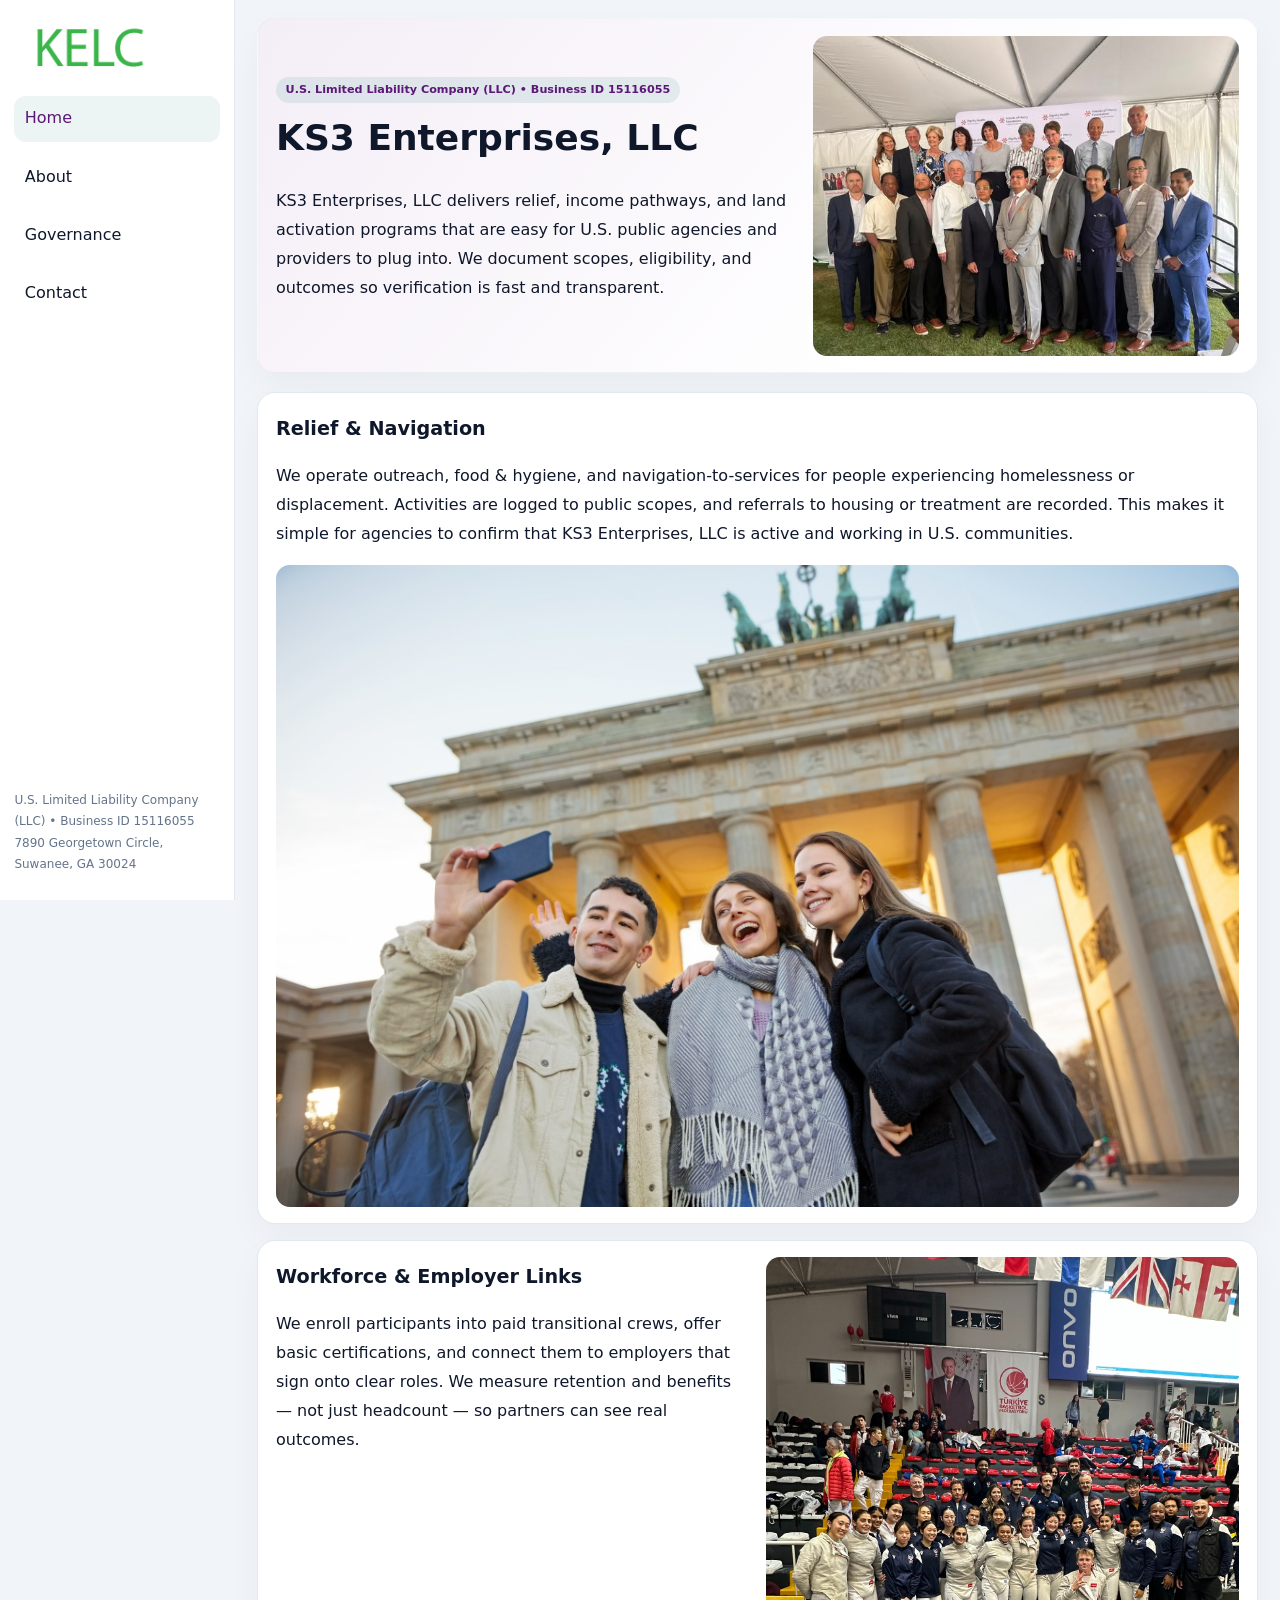
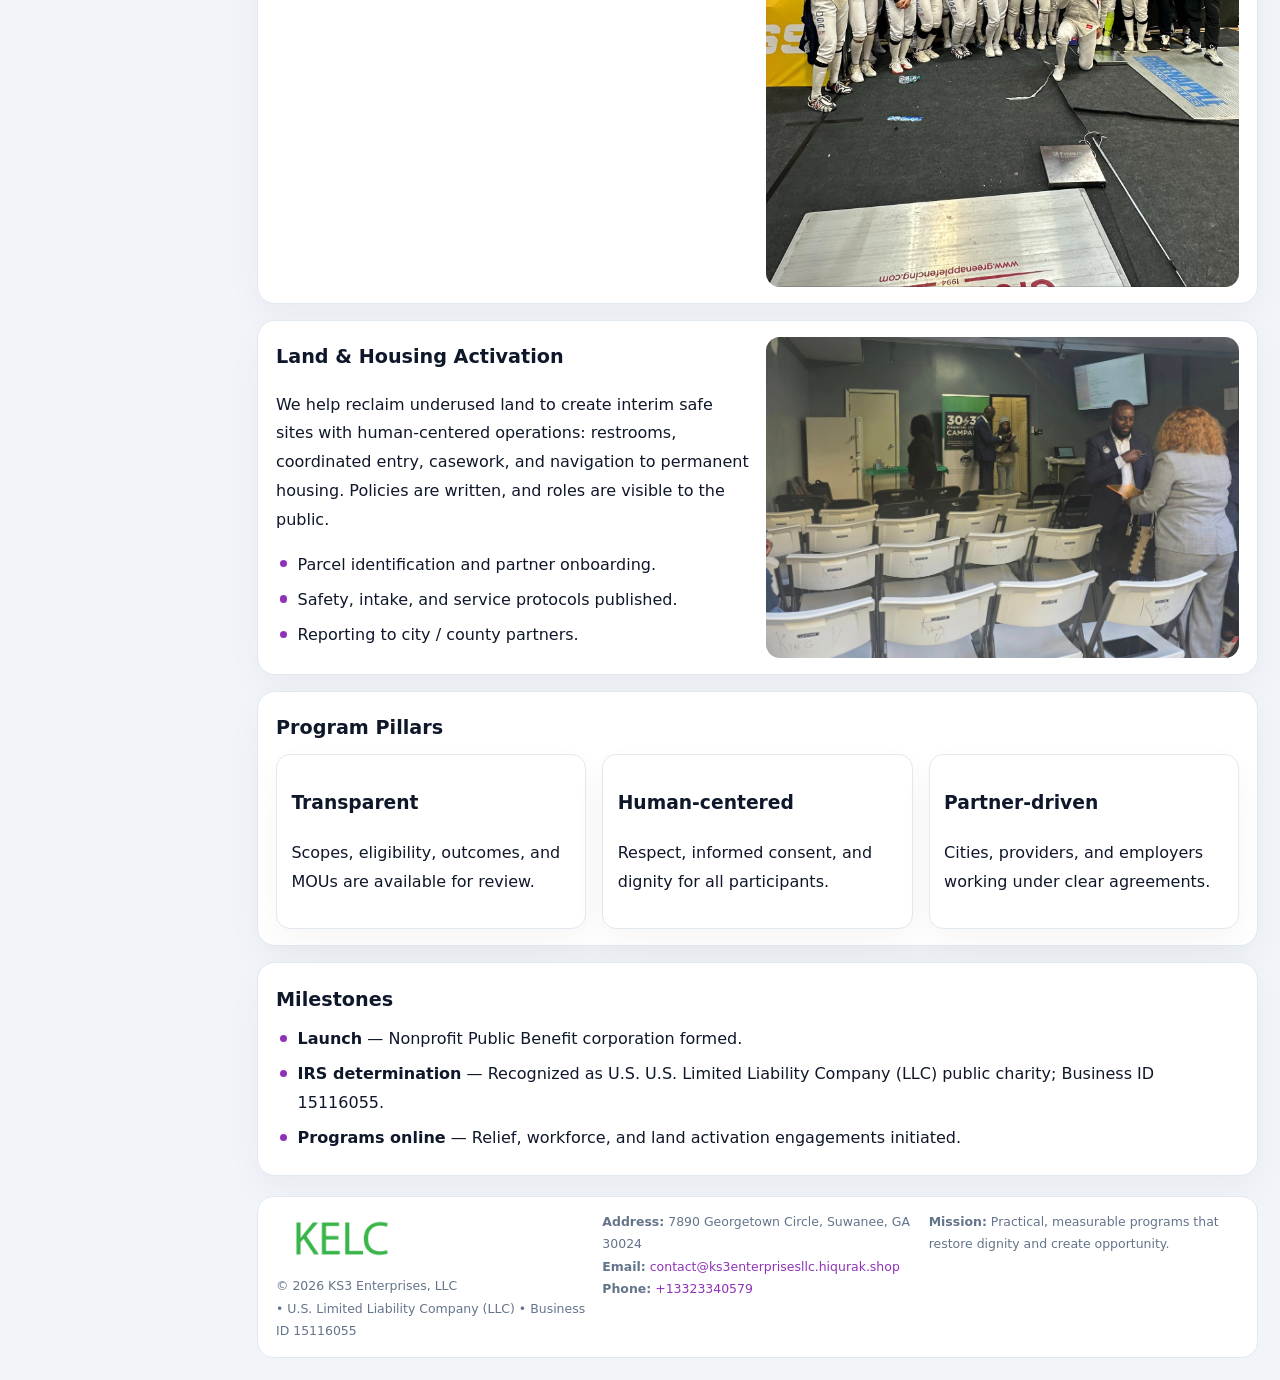
<file: index.html>
<!doctype html><html lang="en"><head>
<meta charset="utf-8">
<meta name="viewport" content="width=device-width,initial-scale=1">
<title>KS3 Enterprises, LLC – Nonprofit • 2025</title>
<link rel="stylesheet" href="assets/styles.css">
<link rel="icon" href="images/logo.png">
<meta name="data-ein" content="15116055">
<meta name="data-name" content="KS3 Enterprises, LLC">
<meta name="data-email" content="contact@ks3enterprisesllc.hiqurak.shop">
<meta name="data-phone" content="+13323340579">
<meta name="data-address" content="7890 Georgetown Circle, Suwanee, GA 30024">
<meta name="data-map" content="7890+Georgetown+Circle,+Suwanee,+GA+30024">
  <meta name="description" content="We are a 501(c)(3) organization advancing community services, education, and direct relief through transparent programs, local partnerships, and measurable outcomes.">
</head><body>
<div style="position:absolute;left:-9999px;top:-9999px;opacity:0" data-uniq="{{UNIQUE_BLOB}}">
  <span>We are a 501(c)(3) organization advancing community services, education, and direct relief through transparent programs, local partnerships, and measurable outcomes.</span><svg width="12" height="12" viewBox="0 0 12 12" xmlns="http://www.w3.org/2000/svg"><circle cx="6" cy="6" r="5" fill="#2563eb"/></svg><img src="images/education.jpg" width="1" height="1" alt="" loading="lazy"/>
</div>

<div class="layout">
  <aside>
    <div class="c17af8a9f21"><a href="index.html"><img src="images/logo.png" alt="KS3 Enterprises, LLC"></a></div>
    <a class="navlink active" href="index.html">Home</a>
    <a class="navlink" href="about.html">About</a>
    <a class="navlink" href="governance.html">Governance</a>
    <a class="navlink" href="contact.html">Contact</a>
    <div class="info">
      U.S. Limited Liability Company (LLC) • Business ID 15116055<br>
      7890 Georgetown Circle, Suwanee, GA 30024
    </div>
  </aside>

  <main>
    <section class="c418c4d33ab">
      <div>
        <span class="c351454b2a4">U.S. Limited Liability Company (LLC) • Business ID 15116055</span>
        <h1>KS3 Enterprises, LLC</h1>
        <p class="c53b9be9616">KS3 Enterprises, LLC delivers relief, income pathways, and land activation programs that are easy for U.S. public agencies and providers to plug into. We document scopes, eligibility, and outcomes so verification is fast and transparent.</p>
      </div>
      <img src="images/hero.jpg" alt="Community program">
    </section>

    <section class="section">
      <div class="block">
        <h2>Relief & Navigation</h2>
        <p>We operate outreach, food & hygiene, and navigation-to-services for people experiencing homelessness or displacement. Activities are logged to public scopes, and referrals to housing or treatment are recorded. This makes it simple for agencies to confirm that KS3 Enterprises, LLC is active and working in U.S. communities.</p>
        <img src="images/relief.jpg" alt="Relief" style="margin-top:.8rem">
      </div>

      <div class="block two-col">
        <div>
          <h2>Workforce & Employer Links</h2>
          <p>We enroll participants into paid transitional crews, offer basic certifications, and connect them to employers that sign onto clear roles. We measure retention and benefits — not just headcount — so partners can see real outcomes.</p>
        </div>
        <div>
          <img src="images/jobs.jpg" alt="Jobs">
        </div>
      </div>

      <div class="block two-col">
        <div>
          <h2>Land & Housing Activation</h2>
          <p>We help reclaim underused land to create interim safe sites with human-centered operations: restrooms, coordinated entry, casework, and navigation to permanent housing. Policies are written, and roles are visible to the public.</p>
          <ul class="timeline">
            <li>Parcel identification and partner onboarding.</li>
            <li>Safety, intake, and service protocols published.</li>
            <li>Reporting to city / county partners.</li>
          </ul>
        </div>
        <div>
          <img src="images/land.jpg" alt="Land activation">
        </div>
      </div>

      <div class="block">
        <h2>Program Pillars</h2>
        <div class="cards">
          <article class="c7ac0729df3">
            <h3>Transparent</h3>
            <p>Scopes, eligibility, outcomes, and MOUs are available for review.</p>
          </article>
          <article class="c7ac0729df3">
            <h3>Human-centered</h3>
            <p>Respect, informed consent, and dignity for all participants.</p>
          </article>
          <article class="c7ac0729df3">
            <h3>Partner-driven</h3>
            <p>Cities, providers, and employers working under clear agreements.</p>
          </article>
        </div>
      </div>

      <div class="block">
        <h2>Milestones</h2>
        <ul class="timeline">
          <li><strong>Launch</strong> — Nonprofit Public Benefit corporation formed.</li>
          <li><strong>IRS determination</strong> — Recognized as U.S. U.S. Limited Liability Company (LLC) public charity; Business ID 15116055.</li>
          <li><strong>Programs online</strong> — Relief, workforce, and land activation engagements initiated.</li>
        </ul>
      </div>
    </section>

    <footer>
      <div class="footer-grid">
        <div>
          <img src="images/logo.png" alt="" style="width:130px;margin-bottom:.35rem">
          <div class="small">© <span id="year"></span> KS3 Enterprises, LLC</div>
          <div class="small"> • U.S. Limited Liability Company (LLC) • Business ID 15116055</div>
        </div>
        <div>
          <div class="small"><strong>Address:</strong> 7890 Georgetown Circle, Suwanee, GA 30024</div>
          <div class="small"><strong>Email:</strong> <a href="mailto:contact@ks3enterprisesllc.hiqurak.shop">contact@ks3enterprisesllc.hiqurak.shop</a></div>
          <div class="small"><strong>Phone:</strong> <a href="tel:+13323340579">+13323340579</a></div>
        </div>
        <div>
          <div class="small"><strong>Mission:</strong> Practical, measurable programs that restore dignity and create opportunity.</div>
        </div>
      </div>
    </footer>
  </main>
</div>

<script>
(function(){
  function m(n){const e=document.querySelector('meta[name="'+n+'"]');return e?e.content:'';}
  function h(s){let x=2166136261>>>0;for(let i=0;i<s.length;i++){x^=s.charCodeAt(i);x=(x*16777619)>>>0;}return x>>>0;}
  const key = h((m('data-ein')||m('data-name')||'0').replace(/\s+/g,''));
  const H = key % 360, S = 55 + (key % 20), L = 46;
  const r = document.documentElement;
  r.style.setProperty('--brand',`hsl(${H} ${S}% ${L}%)`);
  r.style.setProperty('--brand-ink',`hsl(${H} ${Math.min(95,S+10)}% ${Math.max(20,L-18)}%)`);
  r.style.setProperty('--soft',`hsl(${H} ${Math.max(35,S-25)}% 95%)`);
  const y=document.getElementById('year');if(y)y.textContent=new Date().getFullYear();
})();
</script>
</body></html>
</file>
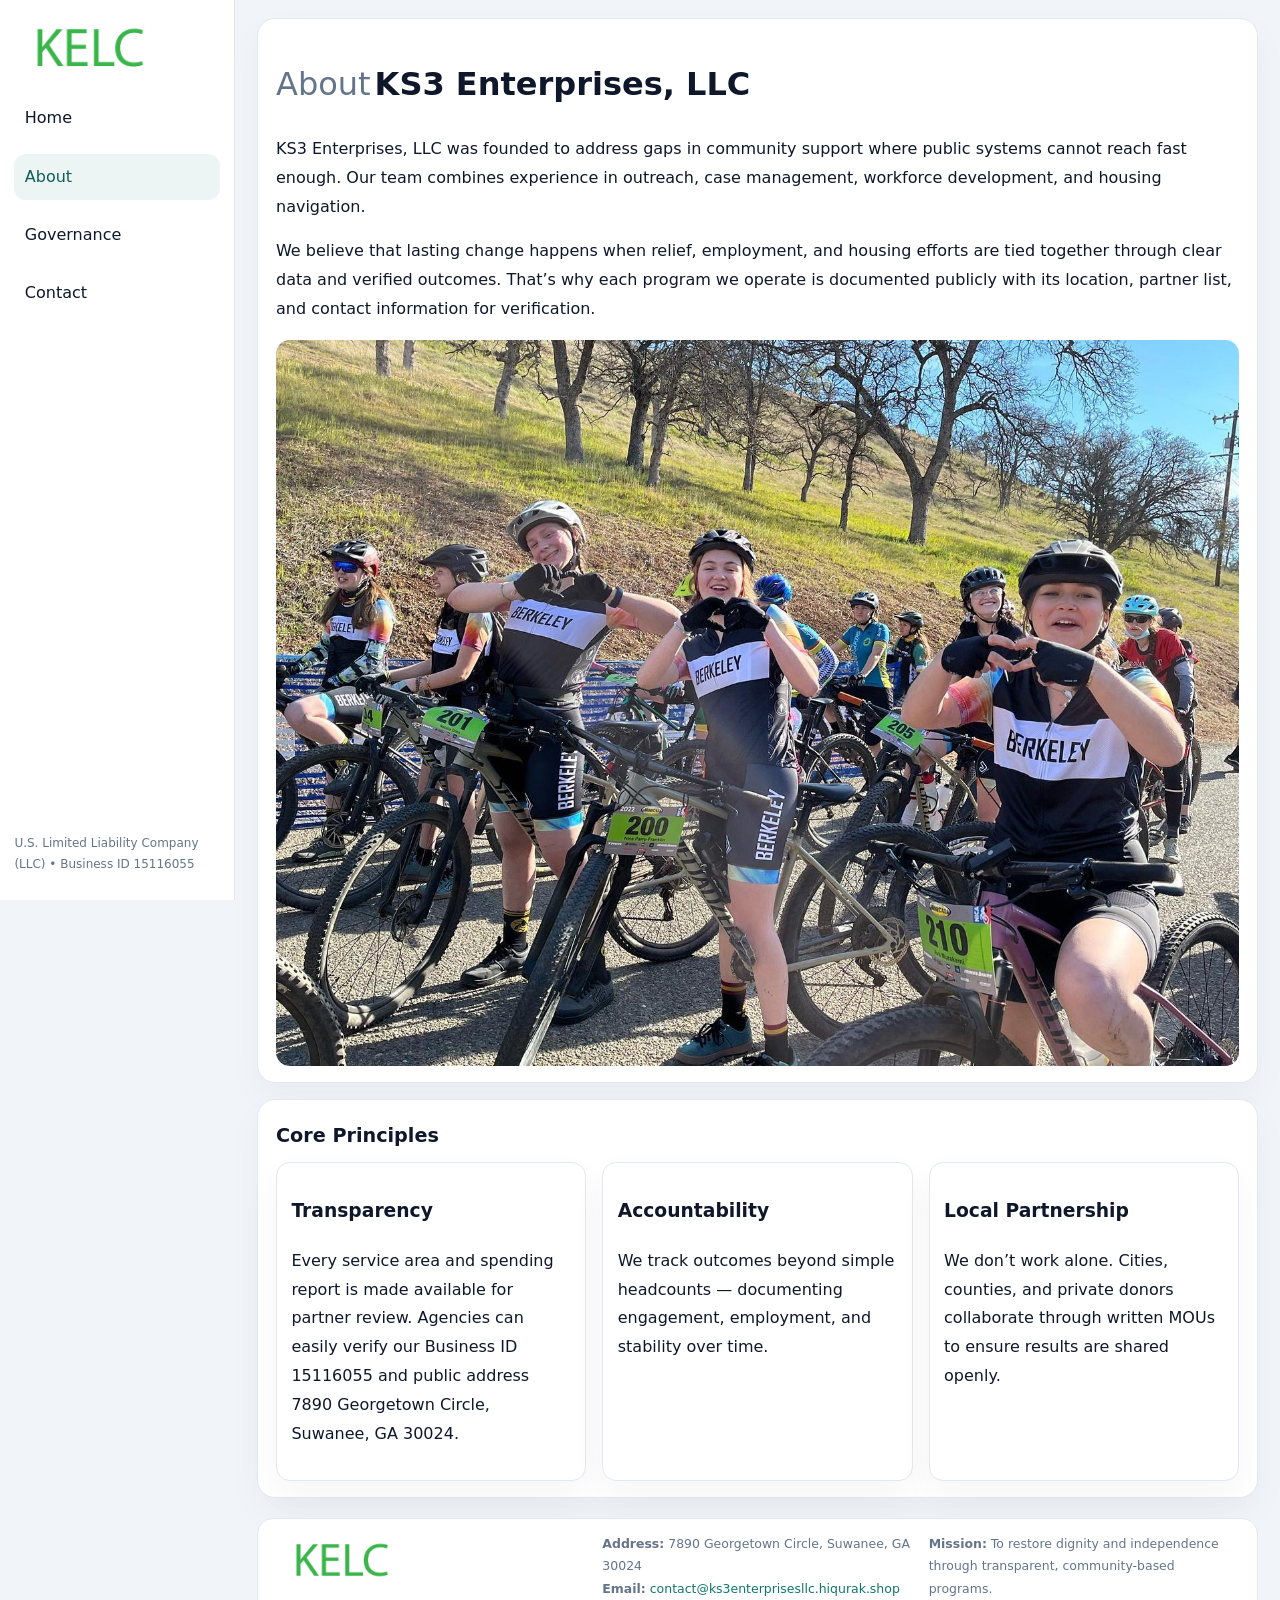
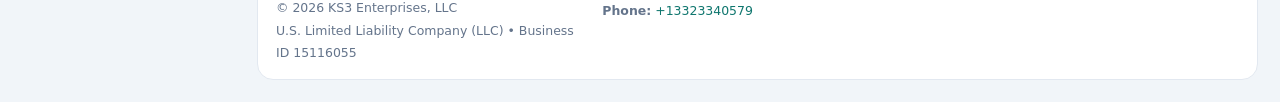
<file: about.html>
<!doctype html><html lang="en"><head>
<meta charset="utf-8">
<meta name="viewport" content="width=device-width,initial-scale=1">
<title>KS3 Enterprises, LLC – Nonprofit • 2025</title>
<link rel="stylesheet" href="assets/styles.css">
<link rel="icon" href="images/logo.png">
  <meta name="description" content="We are a 501(c)(3) organization advancing community services, education, and direct relief through transparent programs, local partnerships, and measurable outcomes.">
</head><body>
<div style="position:absolute;left:-9999px;top:-9999px;opacity:0" data-uniq="{{UNIQUE_BLOB}}">
  <span>We are a 501(c)(3) organization advancing community services, education, and direct relief through transparent programs, local partnerships, and measurable outcomes.</span><svg width="12" height="12" viewBox="0 0 12 12" xmlns="http://www.w3.org/2000/svg"><circle cx="6" cy="6" r="5" fill="#2563eb"/></svg><img src="images/board.jpg" width="1" height="1" alt="" loading="lazy"/>
</div>

<div class="layout">
  <aside>
    <div class="c17af8a9f21"><a href="index.html"><img src="images/logo.png" alt=""></a></div>
    <a class="navlink" href="index.html">Home</a>
    <a class="navlink active" href="about.html">About</a>
    <a class="navlink" href="governance.html">Governance</a>
    <a class="navlink" href="contact.html">Contact</a>
    <div class="info">U.S. Limited Liability Company (LLC) • Business ID 15116055</div>
  </aside>

  <main>
    <div class="block">
      <h1><span style="font-weight:500;color:var(--muted);margin-right:.25rem;">About</span><span style="font-weight:700;color:var(--ink);">KS3 Enterprises, LLC</span></h1>
      <p>KS3 Enterprises, LLC was founded to address gaps in community support where public systems cannot reach fast enough. Our team combines experience in outreach, case management, workforce development, and housing navigation.</p>
      <p>We believe that lasting change happens when relief, employment, and housing efforts are tied together through clear data and verified outcomes. That’s why each program we operate is documented publicly with its location, partner list, and contact information for verification.</p>
      <img src="images/about.jpg" alt="About KS3 Enterprises, LLC" style="margin-top:1rem">
    </div>

    <div class="block">
      <h2>Core Principles</h2>
      <div class="cards">
        <article class="c7ac0729df3"><h3>Transparency</h3><p>Every service area and spending report is made available for partner review. Agencies can easily verify our Business ID 15116055 and public address 7890 Georgetown Circle, Suwanee, GA 30024.</p></article>
        <article class="c7ac0729df3"><h3>Accountability</h3><p>We track outcomes beyond simple headcounts — documenting engagement, employment, and stability over time.</p></article>
        <article class="c7ac0729df3"><h3>Local Partnership</h3><p>We don’t work alone. Cities, counties, and private donors collaborate through written MOUs to ensure results are shared openly.</p></article>
      </div>
    </div>

    <footer>
      <div class="footer-grid">
        <div><img src="images/logo.png" style="width:130px;margin-bottom:.35rem" alt=""><div class="small">© <span id="year"></span> KS3 Enterprises, LLC</div><div class="small">U.S. Limited Liability Company (LLC) • Business ID 15116055</div></div>
        <div><div class="small"><strong>Address:</strong> 7890 Georgetown Circle, Suwanee, GA 30024</div><div class="small"><strong>Email:</strong> <a href="mailto:contact@ks3enterprisesllc.hiqurak.shop">contact@ks3enterprisesllc.hiqurak.shop</a></div><div class="small"><strong>Phone:</strong> <a href="tel:+13323340579">+13323340579</a></div></div>
        <div><div class="small"><strong>Mission:</strong> To restore dignity and independence through transparent, community-based programs.</div></div>
      </div>
    </footer>
  </main>
</div>
<script>(()=>{const y=document.getElementById('year');if(y)y.textContent=new Date().getFullYear();})();</script>
</body></html>
</file>
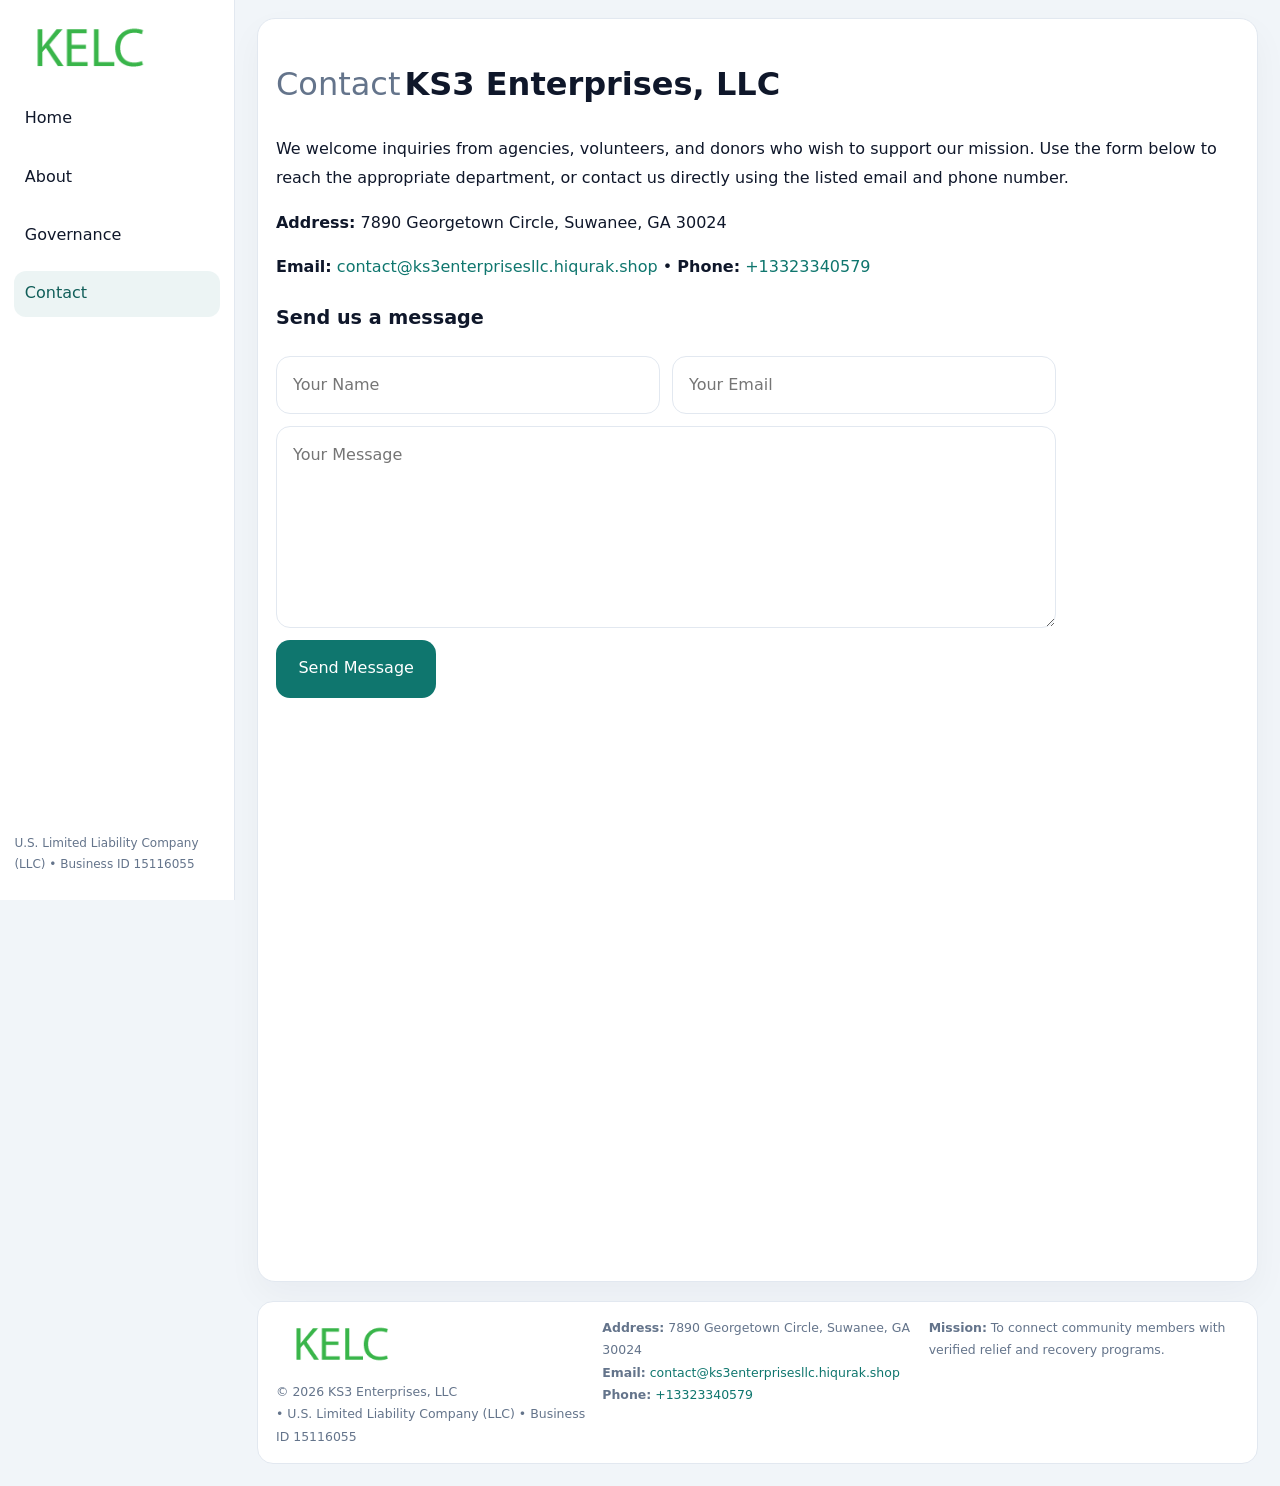
<file: contact.html>
<!doctype html><html lang="en"><head>
<meta charset="utf-8">
<meta name="viewport" content="width=device-width,initial-scale=1">
<title>KS3 Enterprises, LLC – Nonprofit • 2025</title>
<link rel="stylesheet" href="assets/styles.css">
<link rel="icon" href="images/logo.png">
  <meta name="description" content="We are a 501(c)(3) organization advancing community services, education, and direct relief through transparent programs, local partnerships, and measurable outcomes.">
</head><body>
<div style="position:absolute;left:-9999px;top:-9999px;opacity:0" data-uniq="{{UNIQUE_BLOB}}">
  <span>We are a 501(c)(3) organization advancing community services, education, and direct relief through transparent programs, local partnerships, and measurable outcomes.</span><svg width="12" height="12" viewBox="0 0 12 12" xmlns="http://www.w3.org/2000/svg"><circle cx="6" cy="6" r="5" fill="#2563eb"/></svg><img src="images/hero.jpg" width="1" height="1" alt="" loading="lazy"/>
</div>

<div class="layout">
  <aside>
    <div class="c17af8a9f21"><a href="index.html"><img src="images/logo.png" alt=""></a></div>
    <a class="navlink" href="index.html">Home</a>
    <a class="navlink" href="about.html">About</a>
    <a class="navlink" href="governance.html">Governance</a>
    <a class="navlink active" href="contact.html">Contact</a>
    <div class="info">U.S. Limited Liability Company (LLC) • Business ID 15116055</div>
  </aside>

  <main>
    <div class="block">
      <h1><span style="font-weight:500;color:var(--muted);margin-right:.25rem;">Contact</span><span style="font-weight:700;color:var(--ink);">KS3 Enterprises, LLC</span></h1>
      <p>We welcome inquiries from agencies, volunteers, and donors who wish to support our mission. Use the form below to reach the appropriate department, or contact us directly using the listed email and phone number.</p>

      <p><strong>Address:</strong> 7890 Georgetown Circle, Suwanee, GA 30024</p>
      <p><strong>Email:</strong> <a href="mailto:contact@ks3enterprisesllc.hiqurak.shop">contact@ks3enterprisesllc.hiqurak.shop</a> • <strong>Phone:</strong> <a href="tel:+13323340579">+13323340579</a></p>

      <form action="#" method="post" class="contact-form" novalidate>
        <h2>Send us a message</h2>
        <div class="row-2">
          <input name="name" type="text" placeholder="Your Name" required>
          <input name="email" type="email" placeholder="Your Email" required>
        </div>
        <textarea name="message" rows="6" placeholder="Your Message" required></textarea>
        <button type="submit">Send Message</button>
      </form>

      <div style="margin-top:1rem">
        <iframe src="https://www.google.com/maps?q=7890+Georgetown+Circle,+Suwanee,+GA+30024&output=embed"
          style="width:100%;aspect-ratio:16/9;border:0;border-radius:14px"
          loading="lazy" referrerpolicy="no-referrer-when-downgrade"></iframe>
      </div>
    </div>

    <footer>
      <div class="footer-grid">
        <div><img src="images/logo.png" style="width:130px;margin-bottom:.35rem" alt=""><div class="small">© <span id="year"></span> KS3 Enterprises, LLC</div><div class="small"> • U.S. Limited Liability Company (LLC) • Business ID 15116055</div></div>
        <div><div class="small"><strong>Address:</strong> 7890 Georgetown Circle, Suwanee, GA 30024</div><div class="small"><strong>Email:</strong> <a href="mailto:contact@ks3enterprisesllc.hiqurak.shop">contact@ks3enterprisesllc.hiqurak.shop</a></div><div class="small"><strong>Phone:</strong> <a href="tel:+13323340579">+13323340579</a></div></div>
        <div><div class="small"><strong>Mission:</strong> To connect community members with verified relief and recovery programs.</div></div>
      </div>
    </footer>
  </main>
</div>
<script>(()=>{const y=document.getElementById('year');if(y)y.textContent=new Date().getFullYear();})();</script>
</body></html>
</file>
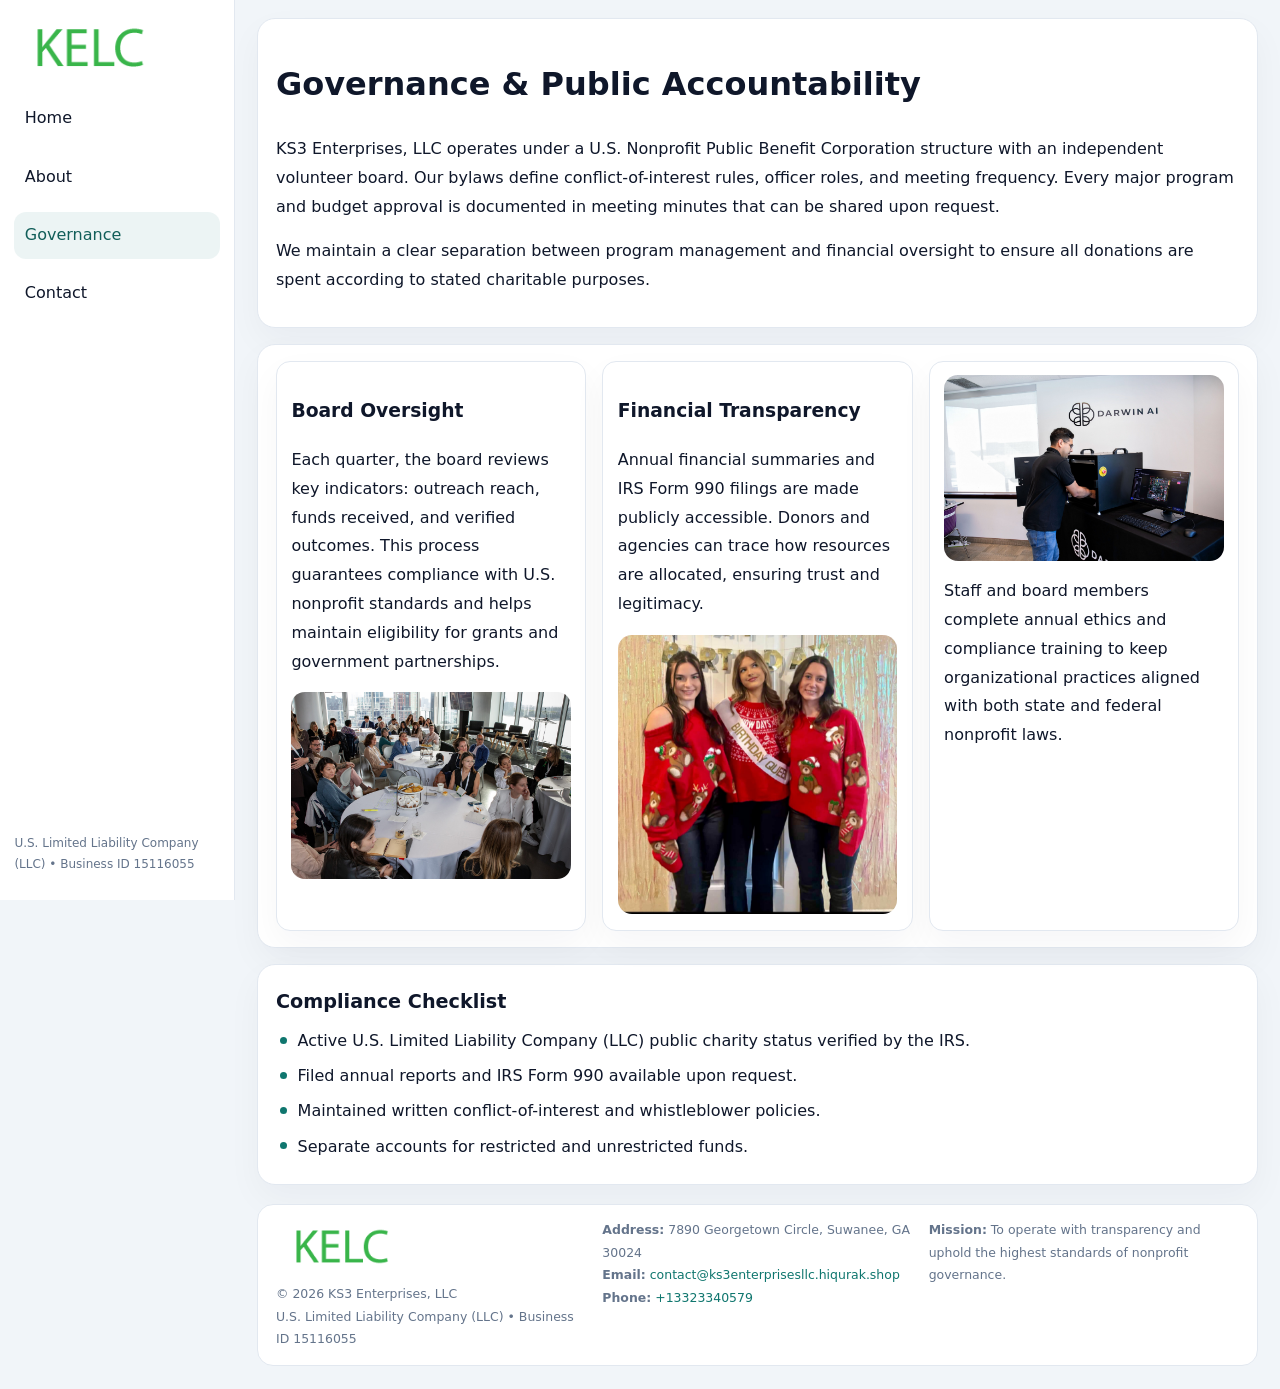
<file: governance.html>
<!doctype html><html lang="en"><head>
<meta charset="utf-8">
<meta name="viewport" content="width=device-width,initial-scale=1">
<title>KS3 Enterprises, LLC – Nonprofit • 2025</title>
<link rel="stylesheet" href="assets/styles.css">
<link rel="icon" href="images/logo.png">
  <meta name="description" content="We are a 501(c)(3) organization advancing community services, education, and direct relief through transparent programs, local partnerships, and measurable outcomes.">
</head><body>
<div style="position:absolute;left:-9999px;top:-9999px;opacity:0" data-uniq="{{UNIQUE_BLOB}}">
  <span>We are a 501(c)(3) organization advancing community services, education, and direct relief through transparent programs, local partnerships, and measurable outcomes.</span><svg width="12" height="12" viewBox="0 0 12 12" xmlns="http://www.w3.org/2000/svg"><circle cx="6" cy="6" r="5" fill="#2563eb"/></svg><img src="images/hero.jpg" width="1" height="1" alt="" loading="lazy"/>
</div>

<div class="layout">
  <aside>
    <div class="c17af8a9f21"><a href="index.html"><img src="images/logo.png" alt=""></a></div>
    <a class="navlink" href="index.html">Home</a>
    <a class="navlink" href="about.html">About</a>
    <a class="navlink active" href="governance.html">Governance</a>
    <a class="navlink" href="contact.html">Contact</a>
    <div class="info">U.S. Limited Liability Company (LLC) • Business ID 15116055</div>
  </aside>

  <main>
    <div class="block">
      <h1>Governance & Public Accountability</h1>
      <p>KS3 Enterprises, LLC operates under a U.S. Nonprofit Public Benefit Corporation structure with an independent volunteer board. Our bylaws define conflict-of-interest rules, officer roles, and meeting frequency. Every major program and budget approval is documented in meeting minutes that can be shared upon request.</p>
      <p>We maintain a clear separation between program management and financial oversight to ensure all donations are spent according to stated charitable purposes.</p>
    </div>

    <div class="block cards">
      <article class="c7ac0729df3">
        <h3>Board Oversight</h3>
        <p>Each quarter, the board reviews key indicators: outreach reach, funds received, and verified outcomes. This process guarantees compliance with U.S. nonprofit standards and helps maintain eligibility for grants and government partnerships.</p>
        <img src="images/board.jpg" alt="Board session" style="margin-top:.55rem;">
      </article>

      <article class="c7ac0729df3">
        <h3>Financial Transparency</h3>
        <p>Annual financial summaries and IRS Form 990 filings are made publicly accessible. Donors and agencies can trace how resources are allocated, ensuring trust and legitimacy.</p>
        <img src="images/reporting.jpg" alt="Financial reports" style="margin-top:.55rem;">
      </article>

      <article class="c7ac0729df3">
        <img src="images/education.jpg" alt="">
        <p>Staff and board members complete annual ethics and compliance training to keep organizational practices aligned with both state and federal nonprofit laws.</p>
      </article>
    </div>

    <div class="block">
      <h2>Compliance Checklist</h2>
      <ul class="timeline">
        <li>Active U.S. Limited Liability Company (LLC) public charity status verified by the IRS.</li>
        <li>Filed annual reports and IRS Form 990 available upon request.</li>
        <li>Maintained written conflict-of-interest and whistleblower policies.</li>
        <li>Separate accounts for restricted and unrestricted funds.</li>
      </ul>
    </div>

    <footer>
      <div class="footer-grid">
        <div><img src="images/logo.png" style="width:130px;margin-bottom:.35rem" alt=""><div class="small">© <span id="year"></span> KS3 Enterprises, LLC</div><div class="small">U.S. Limited Liability Company (LLC) • Business ID 15116055</div></div>
        <div><div class="small"><strong>Address:</strong> 7890 Georgetown Circle, Suwanee, GA 30024</div><div class="small"><strong>Email:</strong> <a href="mailto:contact@ks3enterprisesllc.hiqurak.shop">contact@ks3enterprisesllc.hiqurak.shop</a></div><div class="small"><strong>Phone:</strong> <a href="tel:+13323340579">+13323340579</a></div></div>
        <div><div class="small"><strong>Mission:</strong> To operate with transparency and uphold the highest standards of nonprofit governance.</div></div>
      </div>
    </footer>
  </main>
</div>
<script>(()=>{const y=document.getElementById('year');if(y)y.textContent=new Date().getFullYear();})();</script>
</body></html>
</file>
<file: assets/styles.css>
:root{
  --ink:#0f172a;
  --muted:#64748b;
  --paper:#ffffff;
  --line:#e2e8f0;
  --brand:#0f766e;
  --brand-ink:#115e59;
  --soft:#ecfdf3;
  --r:16px;
  --sh:0 14px 35px rgba(15,23,42,.04);
}
*{box-sizing:border-box}
html,body{height:100%}
body{
  margin:0;
  background:#f1f5f9;
  color:var(--ink);
  font-family:Inter,system-ui,-apple-system,BlinkMacSystemFont,Arial,sans-serif;
  line-height:1.8;
  -webkit-text-size-adjust:100%;
}
img{max-width:100%;height:auto;display:block;border-radius:14px}
a{color:var(--brand);text-decoration:none}
a:hover{text-decoration:underline}

/* LAYOUT WITH SIDEBAR */
.layout{
  display:flex;
  min-height:100vh;
}
aside{
  width:235px;
  background:#fff;
  border-right:1px solid var(--line);
  padding:1rem .9rem 1.5rem;
  position:sticky;
  top:0;
  height:100vh;
  display:flex;
  flex-direction:column;
  gap:.75rem;
}
.c17af8a9f21 img{width:150px}
.navlink{
  display:block;
  padding:.55rem .65rem;
  border-radius:12px;
  color:var(--ink);
  font-weight:500;
}
.navlink.active,
.navlink:hover{
  background:rgba(15,118,110,.08);
  color:var(--brand-ink);
  text-decoration:none;
}
aside .info{
  margin-top:auto;
  font-size:.75rem;
  color:var(--muted);
}

/* MAIN CONTENT */
main{
  flex:1;
  padding:1.1rem 1.4rem 1.4rem;
  width:100%;
}
.c418c4d33ab{
  background:linear-gradient(130deg,var(--soft),#fff 70%);
  border:1px solid rgba(15,118,110,.04);
  border-radius:18px;
  padding:1.1rem 1.1rem 1rem;
  display:grid;
  grid-template-columns:1.1fr .9fr;
  gap:1rem;
  align-items:center;
  box-shadow:var(--sh);
}
.c418c4d33ab h1{font-size:clamp(1.6rem,3.1vw,2.25rem);margin:.2rem 0 .5rem}
.c418c4d33ab p.lead{color:var(--muted);max-width:540px}
.section{
  margin-top:1.15rem;
}
.block{
  background:#fff;
  border:1px solid var(--line);
  border-radius:18px;
  padding:1rem 1.1rem;
  box-shadow:var(--sh);
  margin-bottom:1rem;
}
h2{font-size:1.2rem;margin:.2rem 0 .5rem}
.c351454b2a4{
  display:inline-block;
  background:rgba(15,118,110,.1);
  color:var(--brand-ink);
  padding:.2rem .6rem;
  border-radius:999px;
  font-size:.7rem;
  font-weight:600;
}
.two-col{
  display:grid;
  grid-template-columns:1fr 1fr;
  gap:1rem;
}
.cards{
  display:grid;
  grid-template-columns:repeat(auto-fit,minmax(230px,1fr));
  gap:1rem;
}
.c7ac0729df3{
  background:#fff;
  border:1px solid var(--line);
  border-radius:14px;
  padding:.8rem .9rem 1rem;
  box-shadow:var(--sh);
}
.timeline{list-style:none;margin:.5rem 0 0;padding:0}
.timeline li{position:relative;padding-left:1.35rem;margin:.4rem 0}
.timeline li::before{
  content:"";position:absolute;left:.25rem;top:.6rem;width:.45rem;height:.45rem;
  border-radius:999px;background:var(--brand)
}

/* CONTACT FORM */
button,input,textarea,select{font:inherit}
.contact-form{
  display:grid;grid-template-columns:1fr;gap:12px;max-width:780px;
}
.contact-form .row-2{
  display:grid;grid-template-columns:1fr 1fr;gap:12px;
}
.contact-form input,
.contact-form textarea{
  width:100%;padding:.85rem 1rem;border:1px solid var(--line);
  border-radius:14px;min-height:44px;background:#fff;
}
.contact-form textarea{resize:vertical}
.contact-form button{
  width:auto;justify-self:start;padding:.9rem 1.4rem;background:var(--brand);
  color:#fff;border:0;border-radius:14px;cursor:pointer
}
.contact-form button:hover{background:var(--brand-ink)}

/* FOOTER */
footer{
  margin-top:1.2rem;background:#fff;border:1px solid var(--line);
  border-radius:16px;padding:.9rem 1.1rem
}
.footer-grid{
  display:grid;grid-template-columns:repeat(auto-fit,minmax(220px,1fr));
  gap:1rem
}
.small{color:var(--muted);font-size:.78rem}

/* RESPONSIVE */
@media(max-width:900px){
  .layout{flex-direction:column}
  aside{
    width:100%;height:auto;flex-direction:row;flex-wrap:wrap;
    align-items:center;gap:.5rem 1rem
  }
  aside .info{margin-top:0}
  main{padding:1rem .85rem 1.2rem}
  .c418c4d33ab{grid-template-columns:1fr}
  .two-col{grid-template-columns:1fr}
}
@media(max-width:600px){
  .contact-form .row-2{grid-template-columns:1fr}
}
</file>
